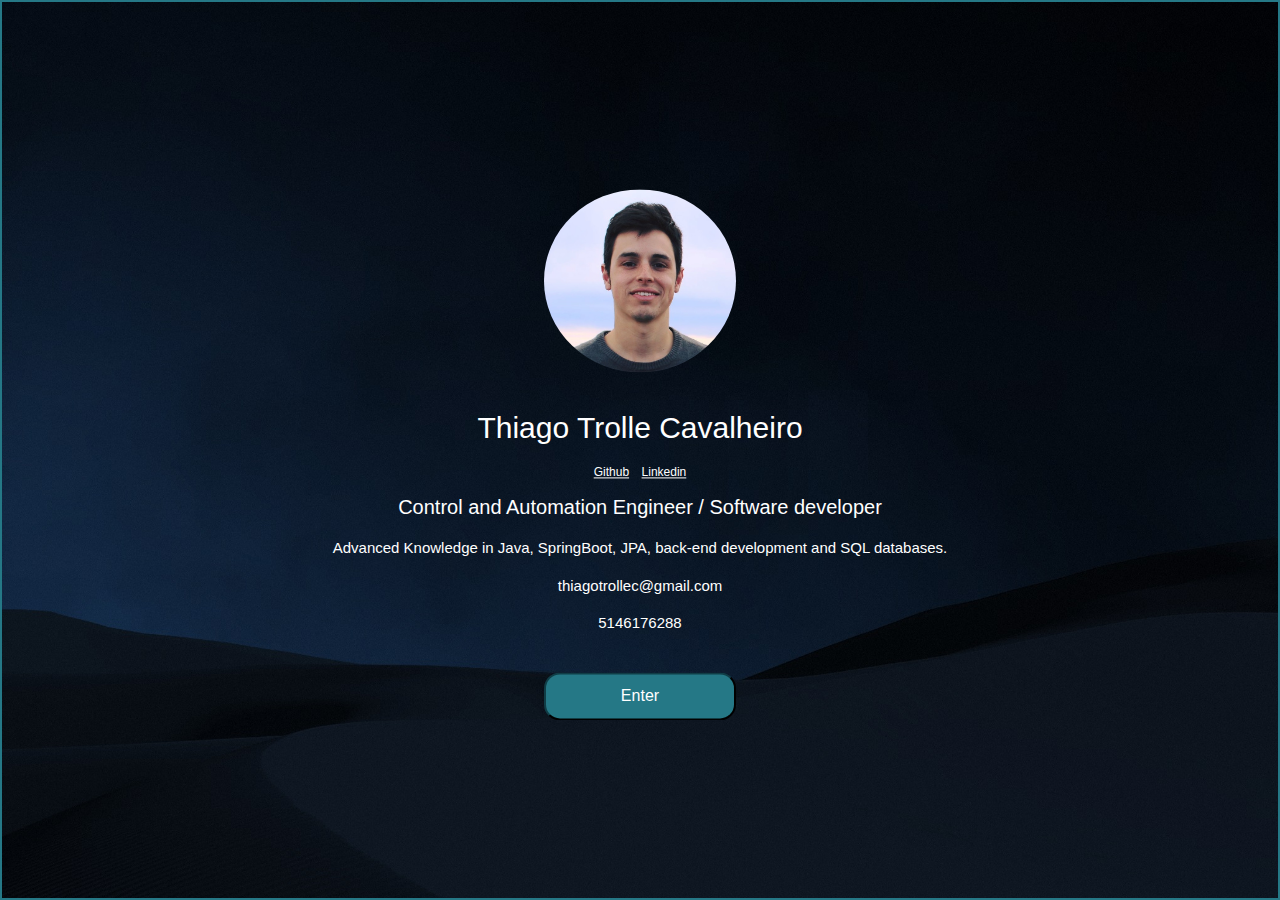
<file: index.html>
<html>
    <head>
        <title>Home - Thiago CV</title>
        <link rel="stylesheet" href="css/general.css">
        <link rel="stylesheet" href="css/w3.css">
        <link rel="icon" type="image/x-icon" href="/img/personal/favicon.ico">
    </head>

    <body onload=introduction()>

        <div class="entry-page middle" >
            <div class="middle" >
                <center>
                    <!--<p >Welcome to Thiago`s webpage</p>-->
                    <img src='img/personal/thiago.jpeg' alt='thiago_photo' style="width:15%" class="border-radius50 margin-top20">
                    <br><br>
                    <h2 >Thiago Trolle Cavalheiro</h2>
                    <a style="font-size: 12px;" href='https://github.com/Trocky2012'>Github</a> &nbsp
                    <a style="font-size: 12px;" href='https://www.linkedin.com/in/thiagotrollec/'>Linkedin</a><br>
                    <h4 >Control and Automation Engineer / Software developer</h4>
                    <p >Advanced Knowledge in Java, SpringBoot, JPA, back-end development and SQL databases.</p>
                    <p >thiagotrollec@gmail.com</p>
                    <p >5146176288</p>
                    <br>
                    <a class="active center-x" href="home.html"><button class="entryButton">Enter</button></a>
                </center>
                
            </div>
        </div>

    </body>
</html>
</file>
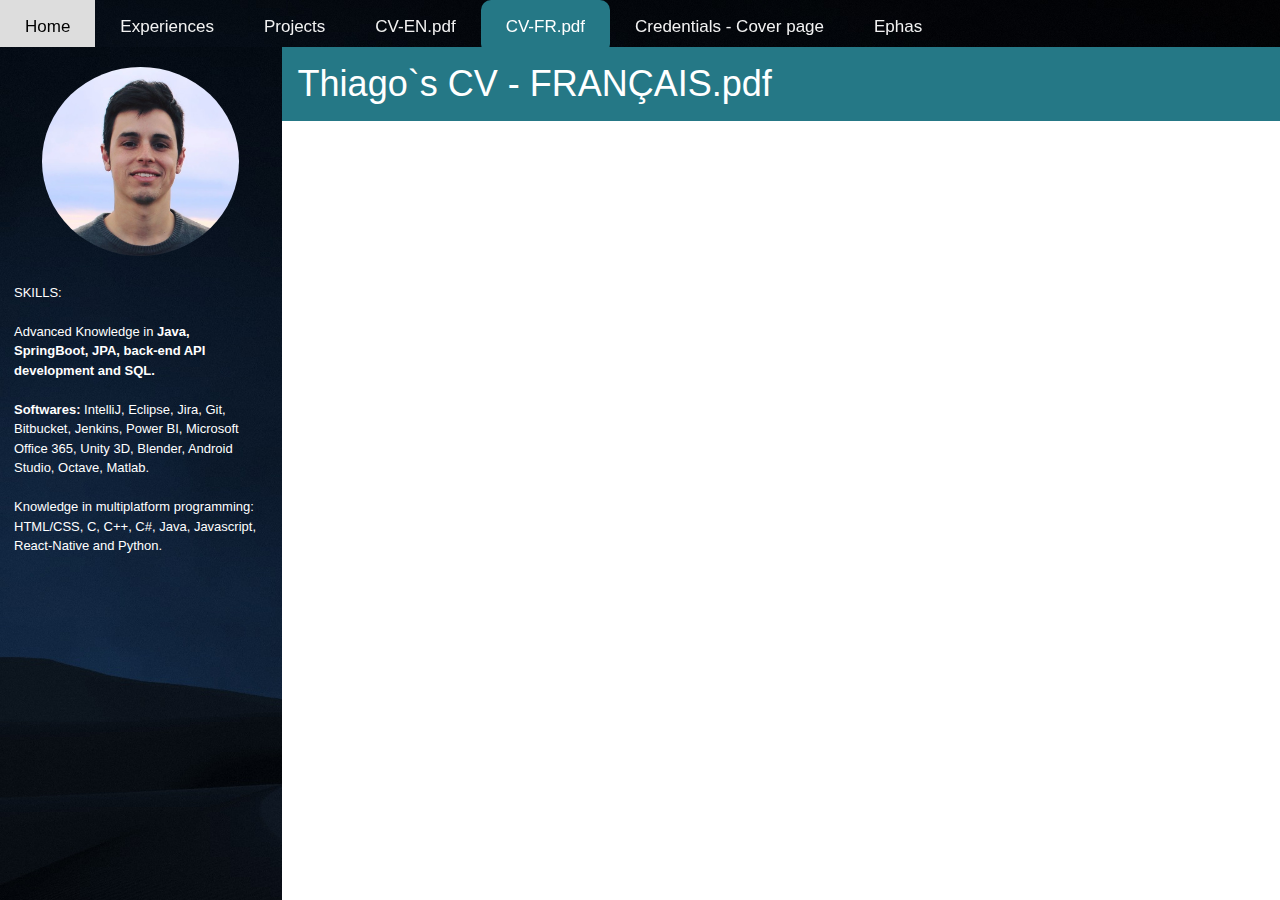
<file: cv-pdf-french.html>
<html>
    <head>
        <title>Thiago`s CV - FRANÇAIS</title>
        <link rel="stylesheet" href="css/general.css">
        <link rel="stylesheet" href="css/w3.css">
        <link rel="icon" type="image/x-icon" href="/img/personal/favicon.ico">
    </head>

    <body>

        <div class="topnav">
            <a href="home.html">Home</a>
            <a href="experiences.html">Experiences</a>
            <a href="projects.html">Projects</a>
            <a href="cv-pdf.html">CV-EN.pdf</a>
            <a class="active" href="cv-pdf-french.html">CV-FR.pdf</a>
            <a href="index.html">Credentials - Cover page</a>
            <a href="deep-link-test.html">Ephas</a>
        </div>

        <!-- Sidebar -->
        <div class="w3-sidebar w3-light-sand w3-bar-block" style="width:22%">
            <img src='img/personal/thiago.jpeg' alt='thiago_photo' style="width:70%" class="center border-radius50 margin-top20">
            
            <p style="color: White; font-size:small; padding:14px">
                SKILLS:
                <br><br>Advanced Knowledge in <b>Java, SpringBoot, JPA, back-end API development and SQL.</b>
                <br><br><b>Softwares:</b> IntelliJ, Eclipse, Jira, Git, Bitbucket, Jenkins, Power BI, Microsoft Office 365, Unity 3D, Blender, Android Studio, Octave, Matlab.  
                <br><br>Knowledge in multiplatform programming: HTML/CSS, C, C++, C#, Java, Javascript, React-Native and Python.
            </p>
        </div>

        <!-- Page -->
        <div style="margin-left:22%">

            <div class="w3-container w3-teal" >
                <h1>Thiago`s CV - FRANÇAIS.pdf</h1>
            </div>
            
            
            <div class="w3-container">
                <iframe src="https://docs.google.com/document/d/e/2PACX-1vR8QcP3d1n5zmf_8zacy-6lsRN32Xxf0bjdMOGvQvCA2ufZ21IIsCUdJO18QC-qeL9NH5LIYLCjkdgf/pub" style="width:100%; height:100%;" frameborder="0"></iframe>
                <!--Opt:
                    <iframe  style=" margin-top: 130px; width:100%; height:100%;" src="files/thiago_cv.pdf" ></iframe>
                    <embed style=" margin-top: 130px;" src="files/cv.pdf" width="100%" height="100%" />
                -->
            </div>

        </div>

    </body>
</html>
</file>
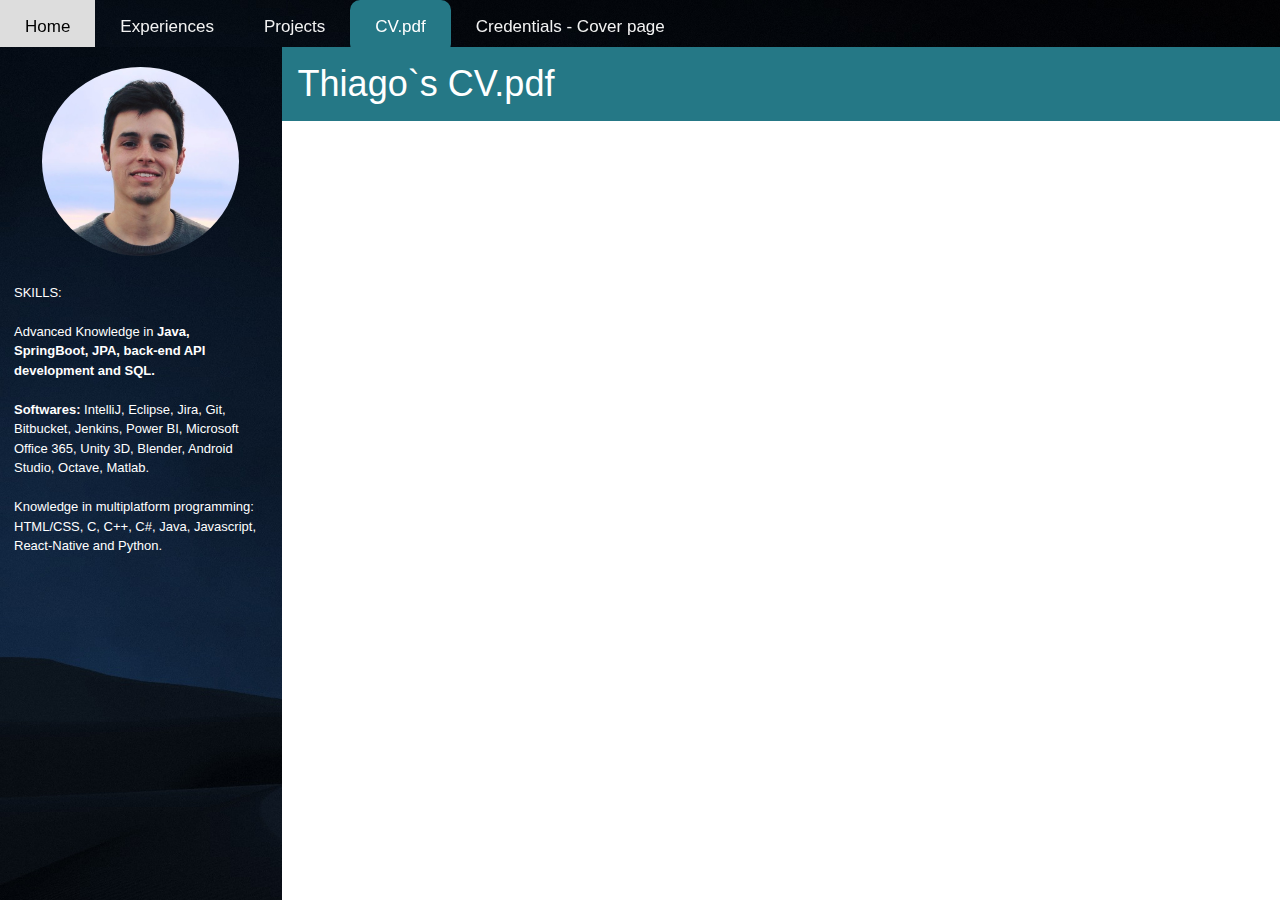
<file: cv-pdf.html>
<html>
    <head>
        <title>Thiago`s CV</title>
        <link rel="stylesheet" href="css/general.css">
        <link rel="stylesheet" href="css/w3.css">
        <link rel="icon" type="image/x-icon" href="/img/personal/favicon.ico">
    </head>

    <body>

        <div class="topnav">
            <a href="home.html">Home</a>
            <a href="experiences.html">Experiences</a>
            <a href="projects.html">Projects</a>
            <a class="active" href="cv-pdf.html">CV.pdf</a>
            <a href="index.html">Credentials - Cover page</a>
        </div>

        <!-- Sidebar -->
        <div class="w3-sidebar w3-light-sand w3-bar-block" style="width:22%">
            <img src='img/personal/thiago.jpeg' alt='thiago_photo' style="width:70%" class="center border-radius50 margin-top20">
            
            <p style="color: White; font-size:small; padding:14px">
                SKILLS:
                <br><br>Advanced Knowledge in <b>Java, SpringBoot, JPA, back-end API development and SQL.</b>
                <br><br><b>Softwares:</b> IntelliJ, Eclipse, Jira, Git, Bitbucket, Jenkins, Power BI, Microsoft Office 365, Unity 3D, Blender, Android Studio, Octave, Matlab.  
                <br><br>Knowledge in multiplatform programming: HTML/CSS, C, C++, C#, Java, Javascript, React-Native and Python.
            </p>
        </div>

        <!-- Page -->
        <div style="margin-left:22%">

            <div class="w3-container w3-teal" >
                <h1>Thiago`s CV.pdf</h1>
            </div>
            
            
            <div class="w3-container">
                <iframe src="https://docs.google.com/document/d/e/2PACX-1vScl1dGsFXJfb9-b3hEhMlOZkLlTHRCj-qu_Q83L1TAklAZLsmAhlkaxsYt239VeggOFYr4bJMIMwvc/pub" style="width:100%; height:100%;" frameborder="0"></iframe>
                <!--Opt:
                    <iframe  style=" margin-top: 130px; width:100%; height:100%;" src="files/thiago_cv.pdf" ></iframe>
                    <embed style=" margin-top: 130px;" src="files/cv.pdf" width="100%" height="100%" />
                -->
            </div>

        </div>

    </body>
</html>
</file>
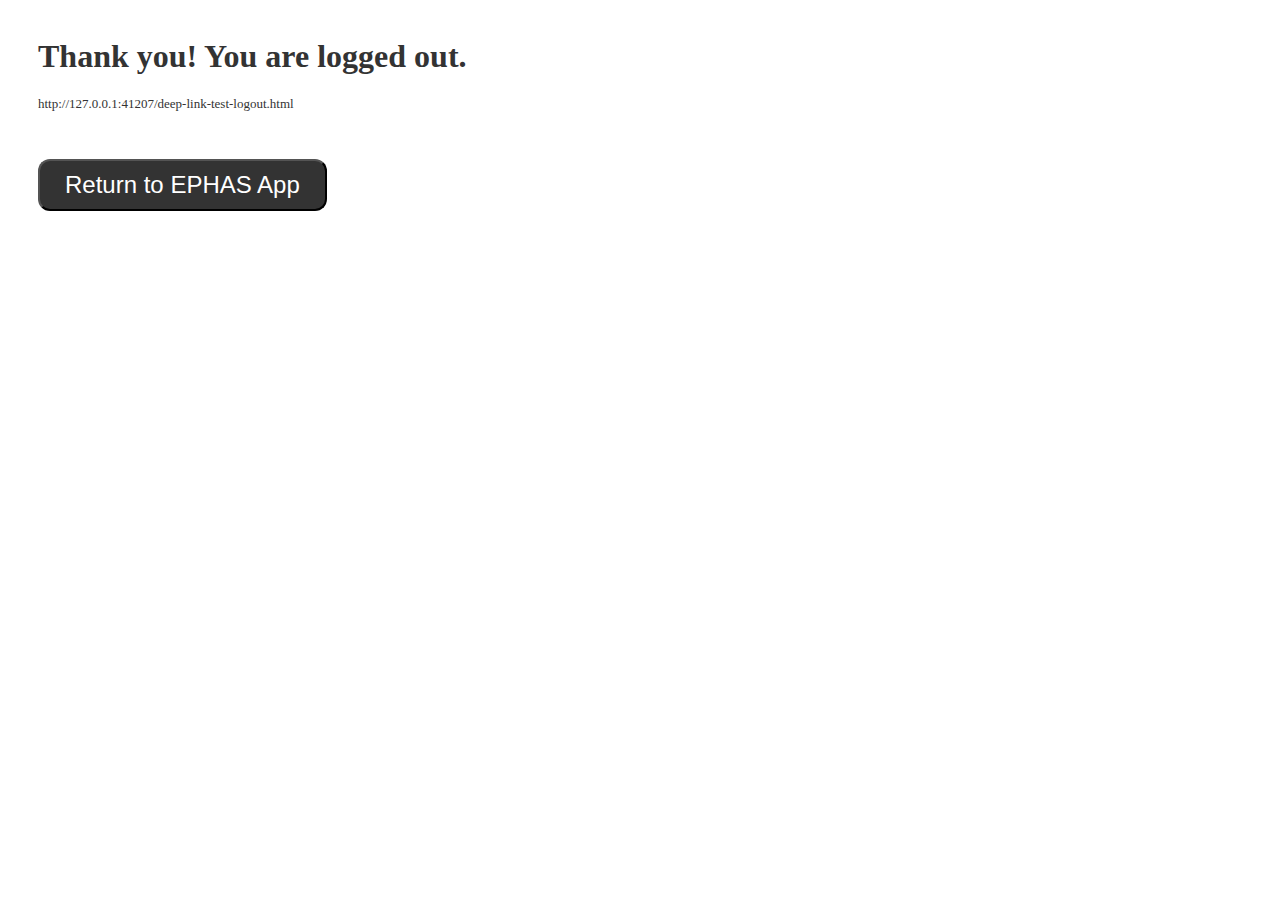
<file: deep-link-test-logout.html>
<html>
        <style>
                body {background-color: #ffffff;padding: 30px;align-items: center;}
                h1{color:#333;}
                p{color:#333;}
                button {background-color:#333; border-radius: 12px; color: white; padding: 10px 25px; text-align: center; display: inline-block; font-size: 24px;}
        </style>
        <body>
                <h1>Thank you! You are logged out.</h1>
                <p style="font-size: small;" id="url"><script>document.getElementById("url").innerHTML = window.location.href;</script></p>
                <br><p><a href="unitydl://ephastest"><button type="button" onclick=" window.close();">Return to EPHAS App</button></a></p>
        </body>
</html>
</file>
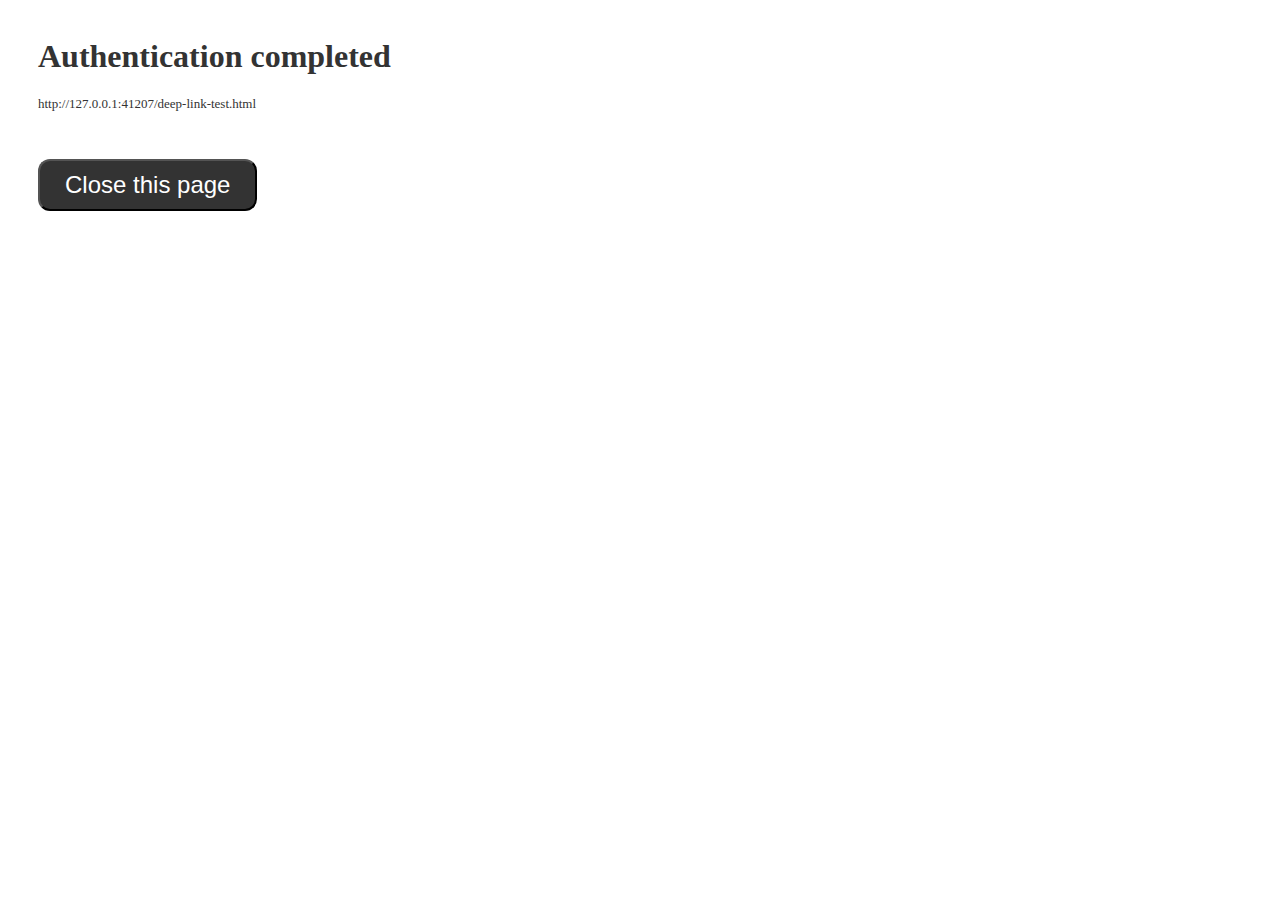
<file: deep-link-test.html>
<html>
        <style>
                body {background-color: #ffffff;padding: 30px;align-items: center;}
                h1{color:#333;}
                p{color:#333;}
                button {background-color:#333; border-radius: 12px; color: white; padding: 10px 25px; text-align: center; display: inline-block; font-size: 24px;}
        </style>
        <!--onload=postApi()-->
        <body>
                <h1>Authentication completed</h1>
                <p style="font-size: small;" id="url"><script>document.getElementById("url").innerHTML = window.location.href;</script></p>
                <br><p><a href="unitydl://ephastest"><button type="button" onclick=" window.close();">Close this page</button></a></p>
                <script>
                        function postApi() { 
                                const redirectUrl = "https://trocky2012.github.io/thiago-cv/deep-link-test.html";
                                const longUrlTest = window.location.href.replace(redirectUrl,'');
                                if(!longUrlTest.includes("code=")){// && !longUrlTest.includes("state=")){
                                        return;
                                }
                                try{
                                        window.location.href = "unitydl://ephastest?"+longUrlTest;
                                        setTimeout(() => {
                                                window.close();
                                        }, 1000);
                                        
                                }catch(err){
                                        alert("Invalid Ephas app link. -"+err);
                                }
                                
                            }
                </script>
        </body>
</html>
</file>
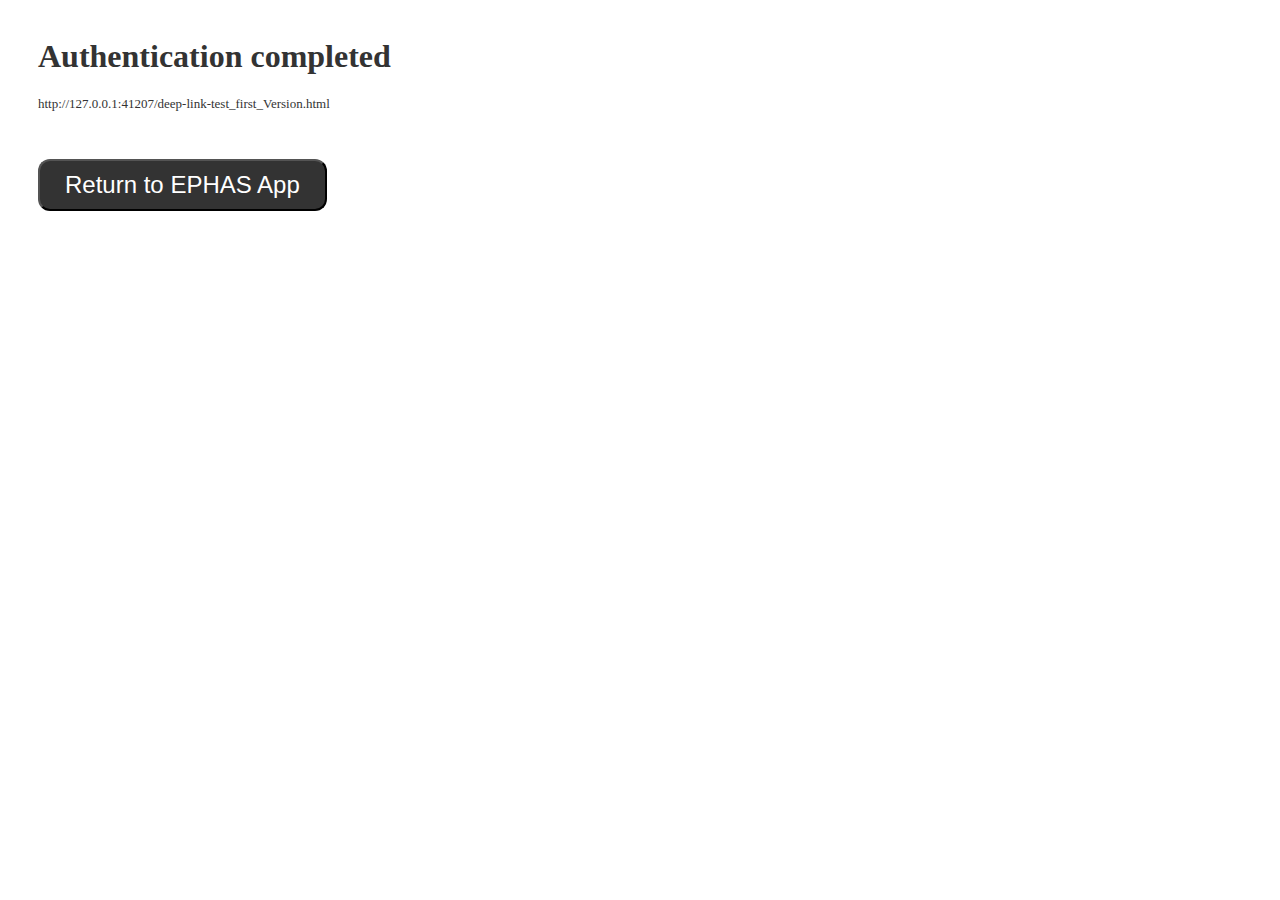
<file: deep-link-test_first_Version.html>
<html>
        <style>
                body {background-color: #ffffff;padding: 30px;align-items: center;}
                h1{color:#333;}
                p{color:#333;}
                button {background-color:#333; border-radius: 12px; color: white; padding: 10px 25px; text-align: center; display: inline-block; font-size: 24px;}
        </style>
        <body onload=postApi()>
                <h1>Authentication completed</h1>
                <p style="font-size: small;" id="url"><script>document.getElementById("url").innerHTML = window.location.href;</script></p>
                <br><p><a href="unitydl://ephastest"><button type="button" onclick=" window.close();">Return to EPHAS App</button></a></p>
                <script>
                        function postApi() { 
                                const longUrlTest = window.location.href;
                                //const longUrlTest = "https://trocky2012.github.io/thiago-cv/deep-link-test.html?state=349479b7-9014-4df0-ae8b-b680861e7b9c&code=eyJraWQiOiJjcGltY29yZV8wOTI1MjAxNSIsInZlciI6IjEuMCIsInppcCI6IkRlZmxhdGUiLCJzZXIiOiIxLjAifQ..8XVWgcLGBG-XAk8k.[base64].XVVw8ScsEo4IWIXDJ7a51g";
                                if(!longUrlTest.includes("state=") && !longUrlTest.includes("code=")){
                                        return;
                                }
                                const redirectUrl = "https://trocky2012.github.io/thiago-cv/deep-link-test.html";
                                const myArray = longUrlTest.split("&code=");
                                //State:
                                const state = myArray[0].trim().replace(redirectUrl+'?state=','');
                                //Code:
                                // const code = myArray[1];
                                const codeA = myArray[1].trim().substring(0,253);
                                //var codeB = myArray[1].trim().substring(254,myArray[1].length+1);
                                const codeB = myArray[1].trim().substring(253,507);
                                if( !state.length > 1 && !codeA.length > 1) {
                                        return;
                                }
                                //alert("Starting request to API: \nState: "+state + "\n \n" + codeA + "\n \n" + codeB);
                                try{
                                fetch("https://timing-control.herokuapp.com/tkuser", {
                                //fetch("http://localhost:8080/tkuser", {
                                        method: "POST",
                                        body: JSON.stringify({
                                        "projectId":60,
                                        "fName": codeA,
                                        "lName": codeB,
                                        "email": state,
                                        "password": state
                                        }),
                                        headers: {
                                        "Content-type": "application/json; charset=UTF-8"
                                        }
                                })
                                .then(response => response.json());
                                }catch(err){
                                        alert("Post request error. -"+err);
                                }
                                
                            }
                </script>
        </body>
</html>
</file>
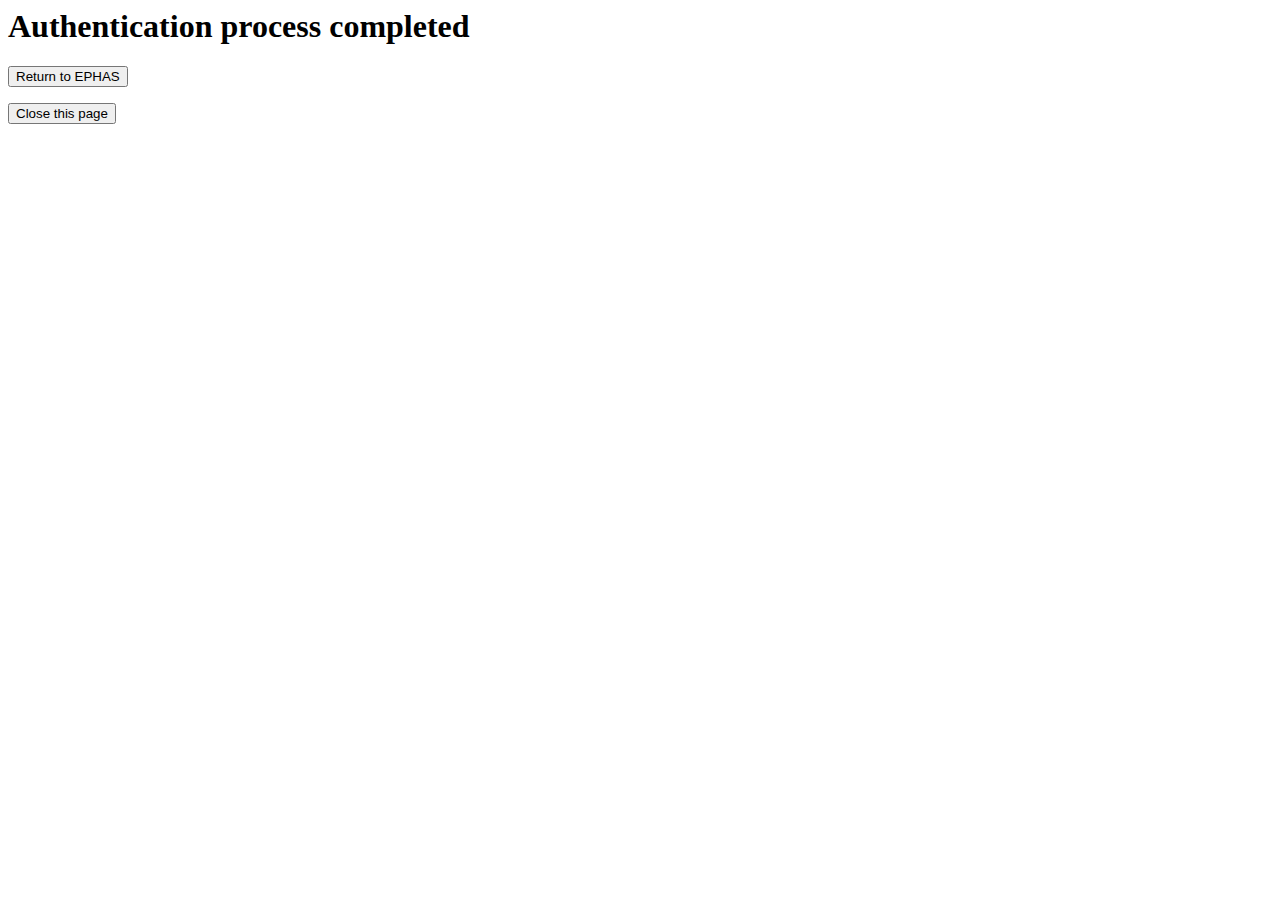
<file: deepLinkTest.html>
<html>
    <head>
        <meta http-equiv=Content-Type content="text/html; charset=windows-1252">
    </head>
    <body>
        <h1>Authentication process completed</h1>
        <!--  <p><a href="https://testDeepLink/signin-oidc">Launch</a></p>
        <button type="button" onclick="window.open('', '_self', ''); window.close();">Return to EPHAS</button>
        <p><a href="unitydl://ephasTest?parameter">Return back to EPHAS </a></p>   -->
        <p><a href="unitydl://ephastest">
            <button type="button">Return to EPHAS</button>
        </a></p>
        <button type="button" onclick="window.open('', '_self', ''); window.close();">Close this page</button>
    </body>
</html>
</file>
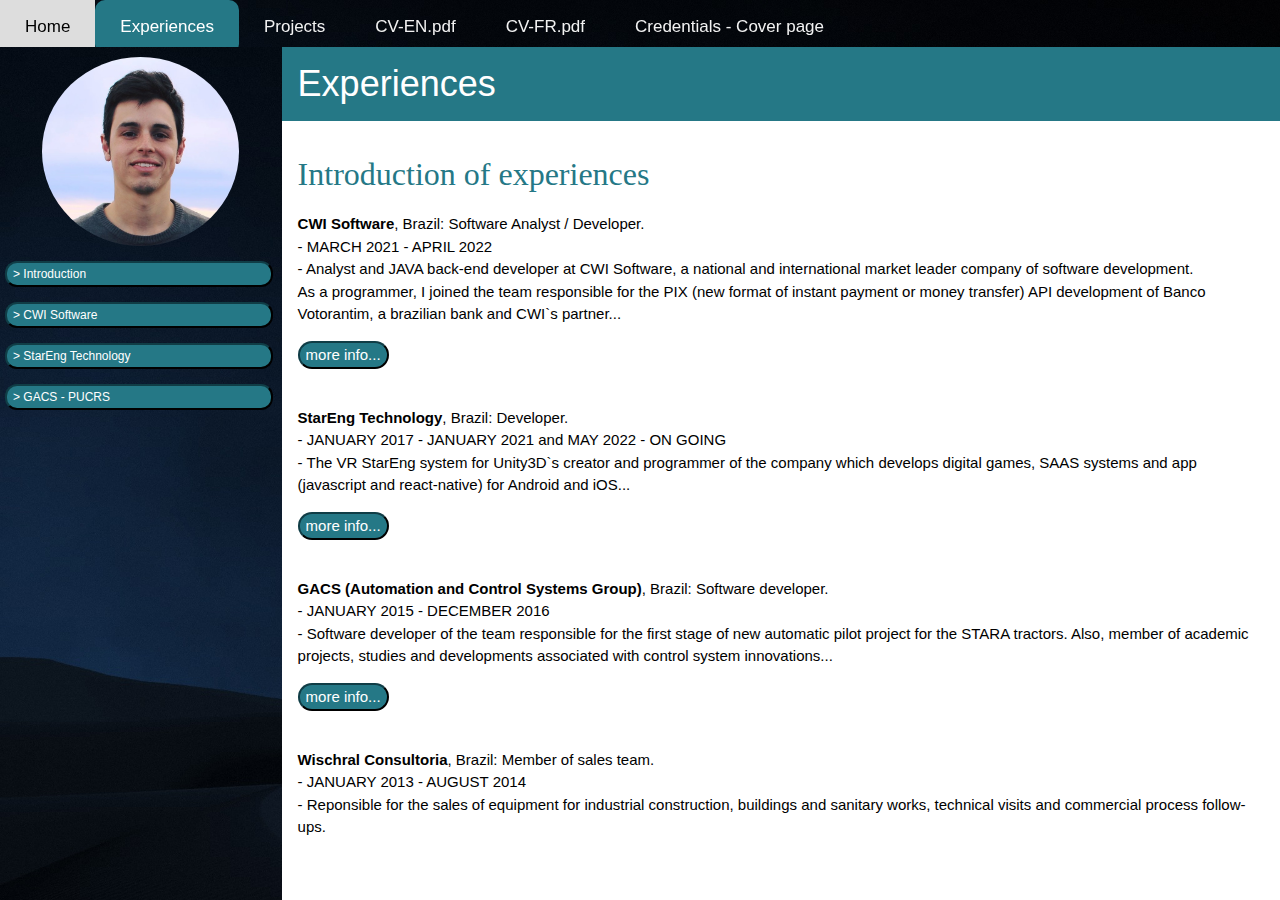
<file: experiences.html>
<html>
    <head>
        <title>Experiences - Thiago CV</title>
        <link rel="stylesheet" href="css/general.css">
        <link rel="stylesheet" href="css/w3.css">
        
    </head>

    <body onload=experiences_introduction()>

        <div class="topnav">
            <a href="home.html">Home</a>
            <a class="active" href="experiences.html">Experiences</a>
            <a href="projects.html">Projects</a>
            <a href="cv-pdf.html">CV-EN.pdf</a>
            <a href="cv-pdf-french.html">CV-FR.pdf</a>
            <a href="index.html">Credentials - Cover page</a>
        </div>

        <!-- Sidebar -->
        <div class="w3-sidebar w3-light-sand w3-bar-block" style="width:22%">
            <img src='img/personal/thiago.jpeg' alt='thiago_photo' style="width:70%" class="center border-radius50 margin-top10">
            <!--<h3 class="w3-bar-item">Menu:</h3>-->
            <p></p>
            <p><button class="barButton" onclick=experiences_introduction()>> Introduction</button></p>
            <p><button class="barButton" onclick=experiences_cwi()>> CWI Software</button></p>
            <p><button class="barButton" onclick=experiences_stareng()>> StarEng Technology</button></p>
            <p><button class="barButton" onclick=experiences_gacs()>> GACS - PUCRS</button></p>
        </div>

        <!-- Page -->
        <div style="margin-left:22%">

            <div class="w3-container w3-teal" >
                <h1>Experiences</h1>
            </div>
            
            <div class="w3-container">
                <h2 style="margin-top: 150px; font-size: xx-large; font-family: Impact; color: #257886;" id="title">Introduction</h2>
                <p id="text1">Opt: Experiences page</p>
                <table id="messages"  class="table"></table>
            </div>

        </div>

        <script src="js/content-functions-experiences.js"></script>
        
    </body>
</html>
</file>
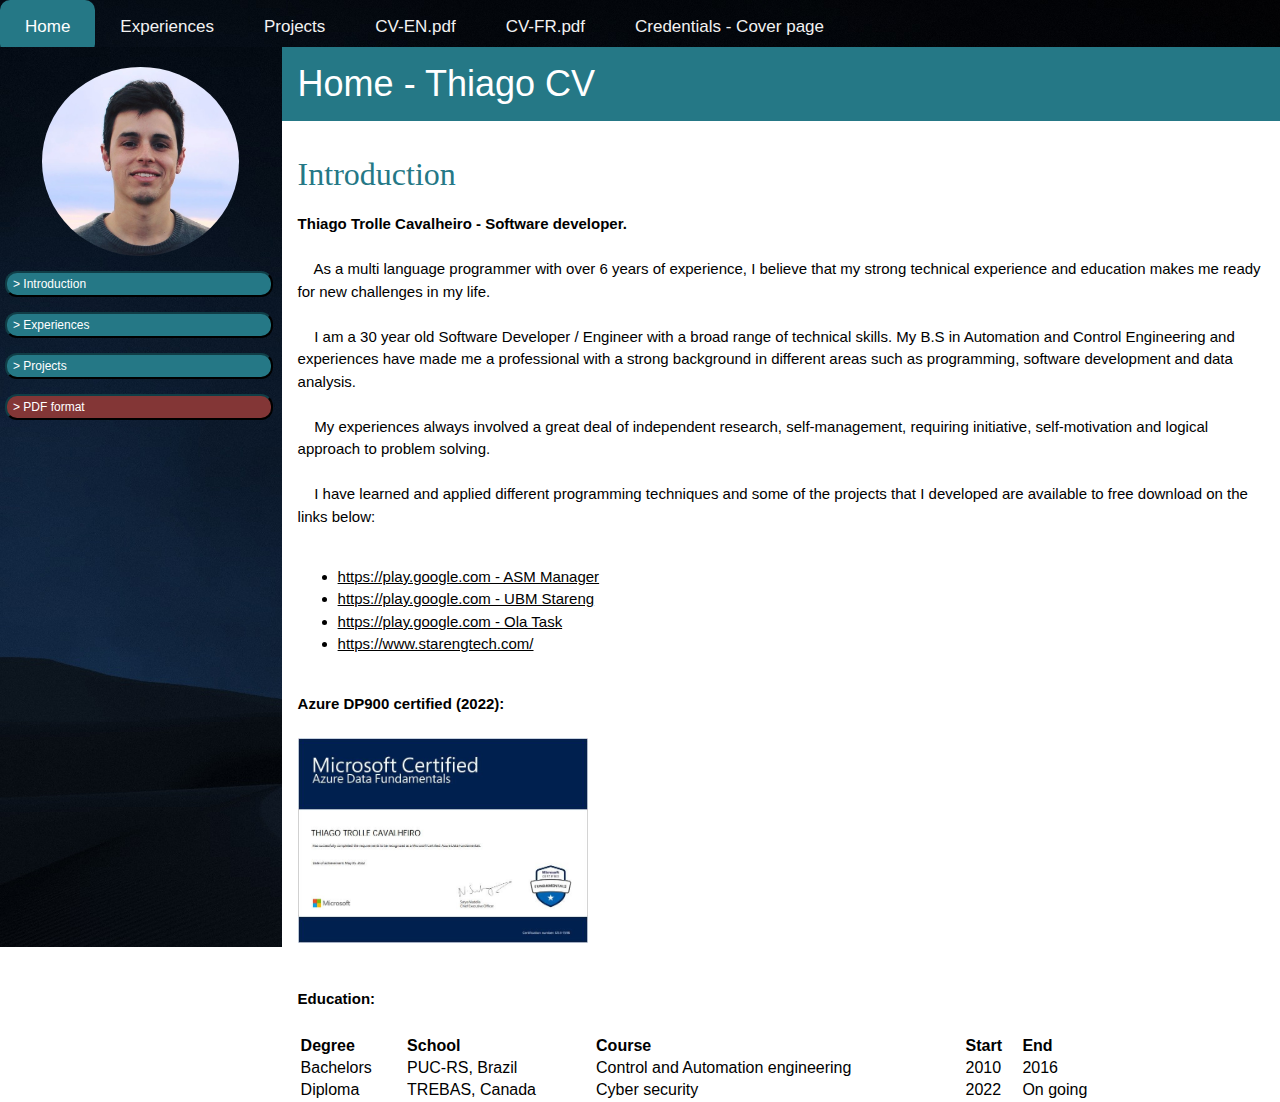
<file: home.html>
<html>
    <head>
        <title>Home - Thiago CV</title>
        <link rel="stylesheet" href="css/general.css">
        <link rel="stylesheet" href="css/w3.css">
        <link rel="icon" type="image/x-icon" href="/img/personal/favicon.ico">
    </head>

    <body onload=home_introduction()>

        <div class="topnav">
            <a class="active" href="home.html">Home</a>
            <a href="experiences.html">Experiences</a>
            <a href="projects.html">Projects</a>
            <a href="cv-pdf.html">CV-EN.pdf</a>
            <a href="cv-pdf-french.html">CV-FR.pdf</a>
            <a href="index.html">Credentials - Cover page</a>
        </div>

        <!-- Sidebar -->
        <div class="w3-sidebar w3-light-sand w3-bar-block" style="width:22%">
            <img src='img/personal/thiago.jpeg' alt='thiago_photo' style="width:70%" class="center border-radius50 margin-top20">
            <p></p>
            <p><button class="barButton" onclick=home_introduction()>> Introduction</button></p>
            <p><button class="barButton" onclick=home_experiences()>> Experiences</button></p>
            <p><button class="barButton" onclick=home_projects()>> Projects</button></p>
            <a href="cv-pdf.html"><button class="barButton" style="background-color: #833636;">> PDF format</button></a>
            
        </div>

        <!-- Page -->
        <div style="margin-left:22%">

            <div class="w3-container w3-teal" >
                <h1>Home - Thiago CV</h1>
            </div>
            
            
            <div class="w3-container">
                
                <h2 style=" margin-top: 150px; font-size: xx-large; font-family: Impact; color: #257886;" id="title">Home</h2>
                <p id="text1">Opt: Home page</p>
                <table id="messages" class="table"></table>
            </div>

        </div>

        <script src="js/content-functions-home.js"></script>
        
    </body>
</html>
</file>
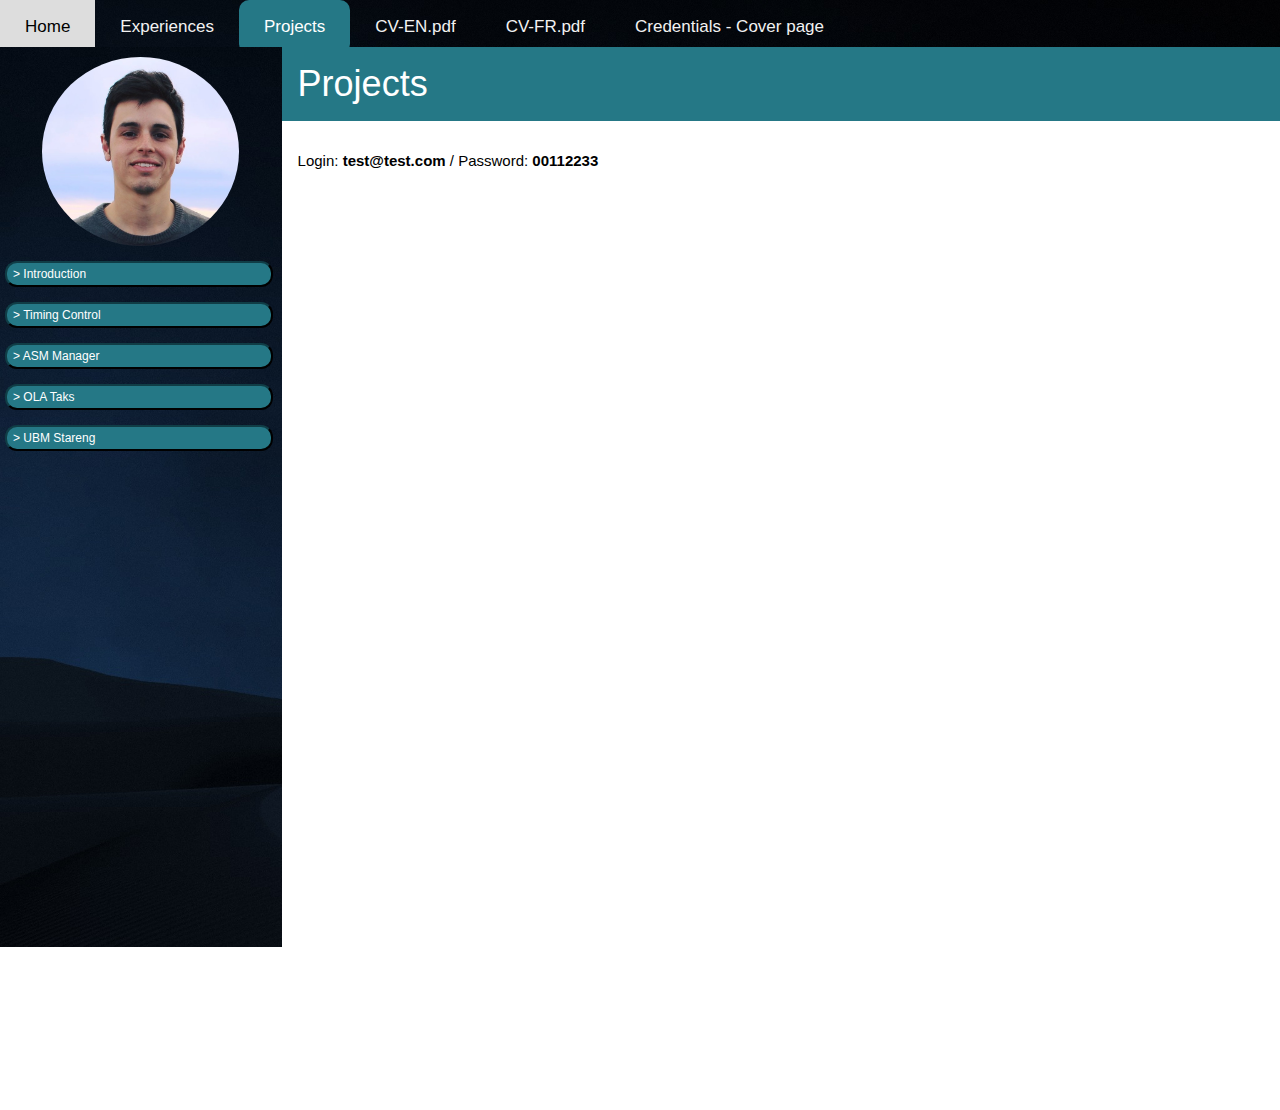
<file: projects.html>
<html>
    <head>
        <title>Projects - Thiago CV</title>
        <link rel="stylesheet" href="css/general.css">
        <link rel="stylesheet" href="css/w3.css">
        
    </head>

    <body onload=projects_introduction()>

        <div class="topnav">
            <a href="home.html">Home</a>
            <a href="experiences.html">Experiences</a>
            <a class="active" href="projects.html">Projects</a>
            <a href="cv-pdf.html">CV-EN.pdf</a>
            <a href="cv-pdf-french.html">CV-FR.pdf</a>
            <a href="index.html">Credentials - Cover page</a>
        </div>

        <!-- Sidebar -->
        <div class="w3-sidebar w3-light-sand w3-bar-block" style="width:22%">
            <img src='img/personal/thiago.jpeg' alt='thiago_photo' style="width:70%" class="center border-radius50 margin-top10">
            <!--<h3 class="w3-bar-item">Menu:</h3>-->
            <p></p>
            <p><button class="barButton" onclick=projects_introduction()>> Introduction</button></p>
            <p><button class="barButton" onclick=projects_timing_control()>> Timing Control</button></p>
            <p><button class="barButton" onclick=projects_asm_manager()>> ASM Manager</button></p>
            <p><button class="barButton" onclick=projects_ola_task()>> OLA Taks</button></p>
            <!--<p><button class="barButton" onclick=projects_pix()>> PIX</button></p>-->
            <p><button class="barButton" onclick=projects_ubm_stareng()>> UBM Stareng</button></p>
        </div>

        <!-- Page -->
        <div style="margin-left:22%">

            <div class="w3-container w3-teal" >
                <h1>Projects</h1>
            </div>
            
            <div class="w3-container">
                <h2 style="margin-top: 150px; font-size: xx-large; font-family: Impact; color: #257886;" id="title">Introduction</h2>
                <p id="text1">Opt: Projects page</p>
                <table id="messages"  class="table"></table>
            </div>

        </div>

        <script src="js/content-functions-projects.js"></script>
        
    </body>
</html>
</file>
<file: css/general.css>
/* Side nav bar*/
.entryButton {
    margin-left: 0px;
    margin-top: 0px;
    white-space:normal;
    width: 15%;
    background-color: #257886;
    border-radius: 16px;
    border-color: #103d46;
    color: white;
    padding: 10px 15px;
    text-align: center;
    display: inline-block;
    font-size: 16px;
    margin-bottom: 10px; 
    cursor: pointer;
    -webkit-transition-duration: 0.4s; /* Safari */
    transition-duration: 0.4s;
}
.barButton {
    margin-left: 5px;
    margin-top: 0px;
    white-space:normal;
    width: 95%;
    background-color: #257886;
    border-radius: 12px;
    border-color: #103d46;
    color: white;
    padding: 2px 6px;
    text-align: left;
    display: inline-block;
    font-size: 12px;
    cursor: pointer;
    -webkit-transition-duration: 0.4s; /* Safari */
    transition-duration: 0.4s;
}
/* Top nav bar*/
.topnav {
    overflow: hidden;
    /*background-color: #333;*/
    background-image: url("../img/background.jpeg");
    background-size: cover;
    position: fixed; /* Set the navbar to fixed position */
    top: 0; /*Position the navbar at the top of the page */
    width: 100%; /* Full width */
    
}
.topnav a {
    float: left;
    color: #f2f2f2;
    text-align: center;
    padding: 14px 25px;
    text-decoration: none;
    font-size: 17px;
}
.topnav a:hover {
    background-color: #ddd;
    color: black;
}
.topnav a.active {
    background-color: #257886;
    color: white;
    border-radius: 10px;
    border-color: #257886;
}

.center {
    display: block;
    margin-left: auto;
    margin-right: auto;
    margin-top: 10px;
}

.entry-page {
    margin: auto;
    position: relative;
    background-image: url("../img/background.jpeg");
    background-size: cover;
    color: white;

    position: relative;
    border: 2px solid #257886;

    width: 100%;
    height: 100%;
}
.middle {
    margin: auto;
    position: absolute;
    top: 50%;
    left: 50%;
    transform: translate(-50%, -50%);
    width: 100%;
}

.border-radius50 {
    border-radius: 50%;
    border-color: #fff;
}

.margin-top20 {
    margin-top: 20px;
}

.table{
    width: 85%;
}

.frame{
    /*width:1200px; 
    height:1200px;*/
    width:100%; 
    height:100%;
}
</file>
